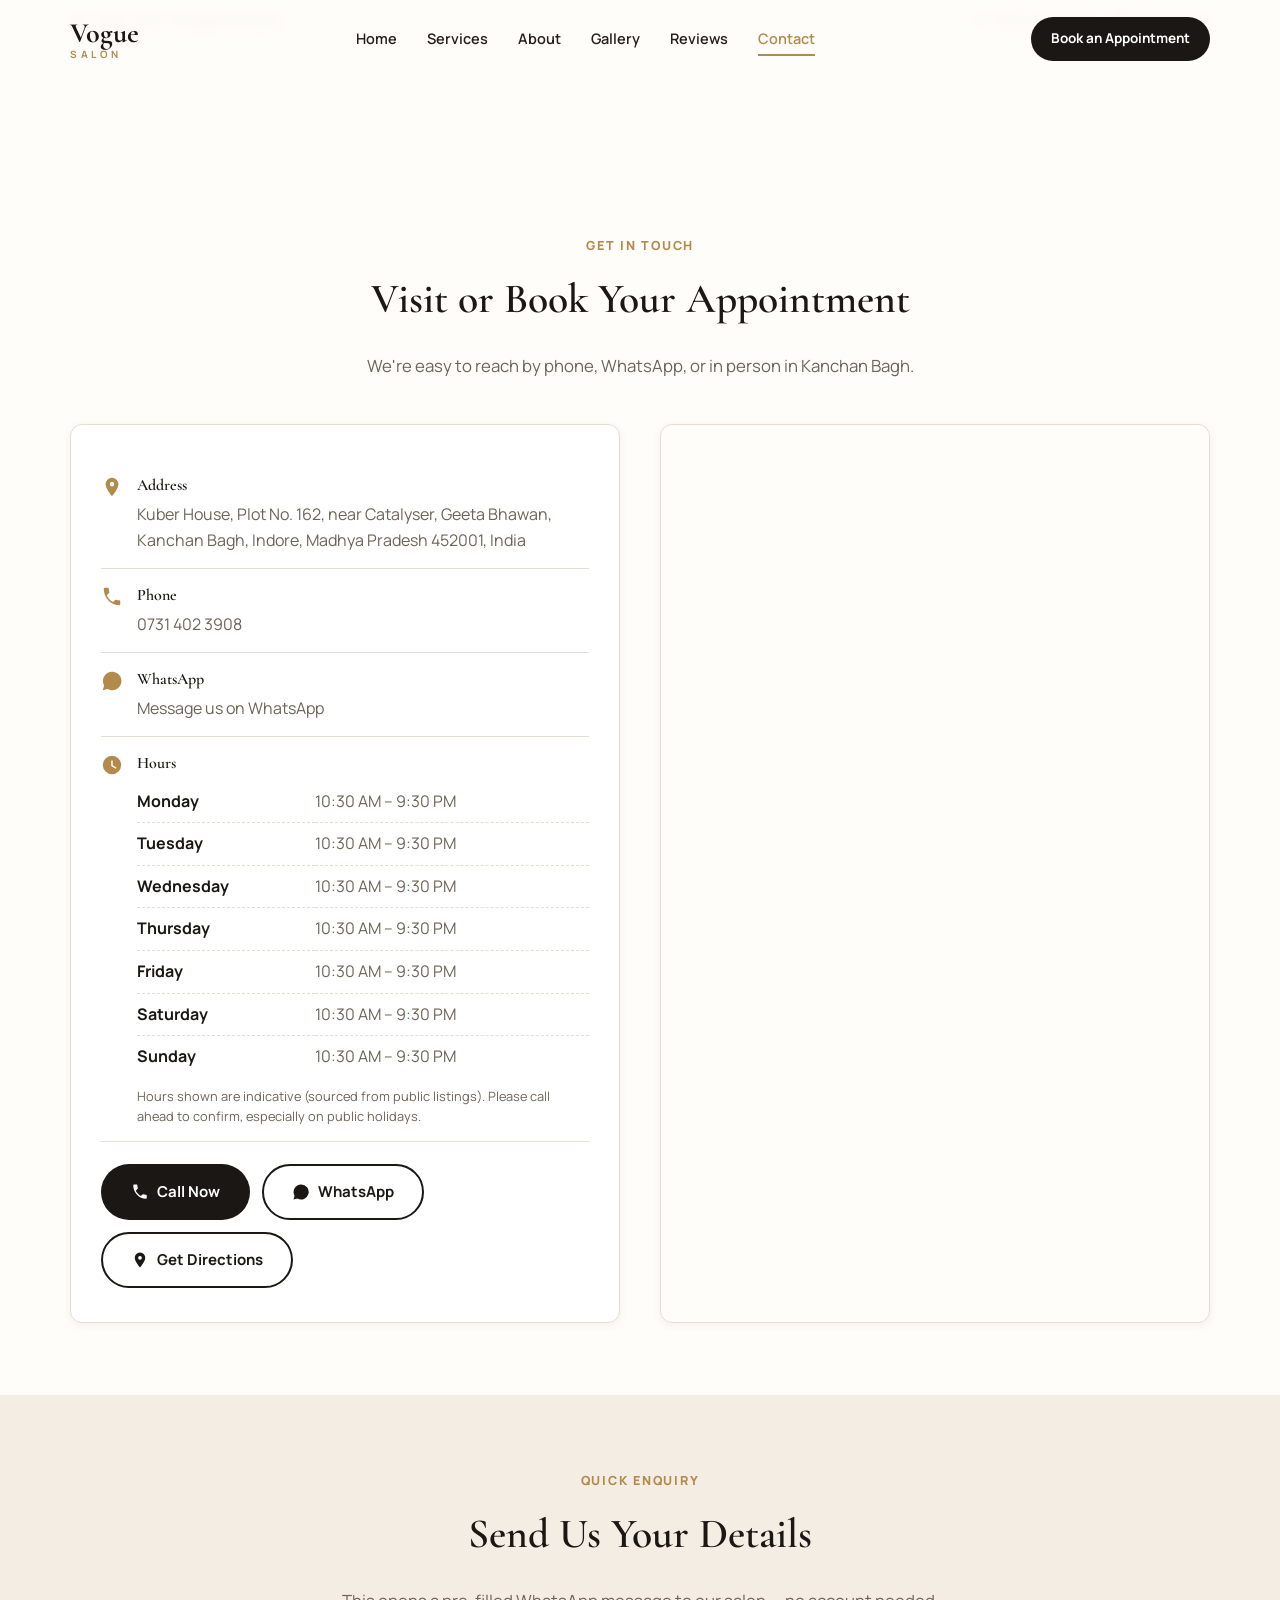
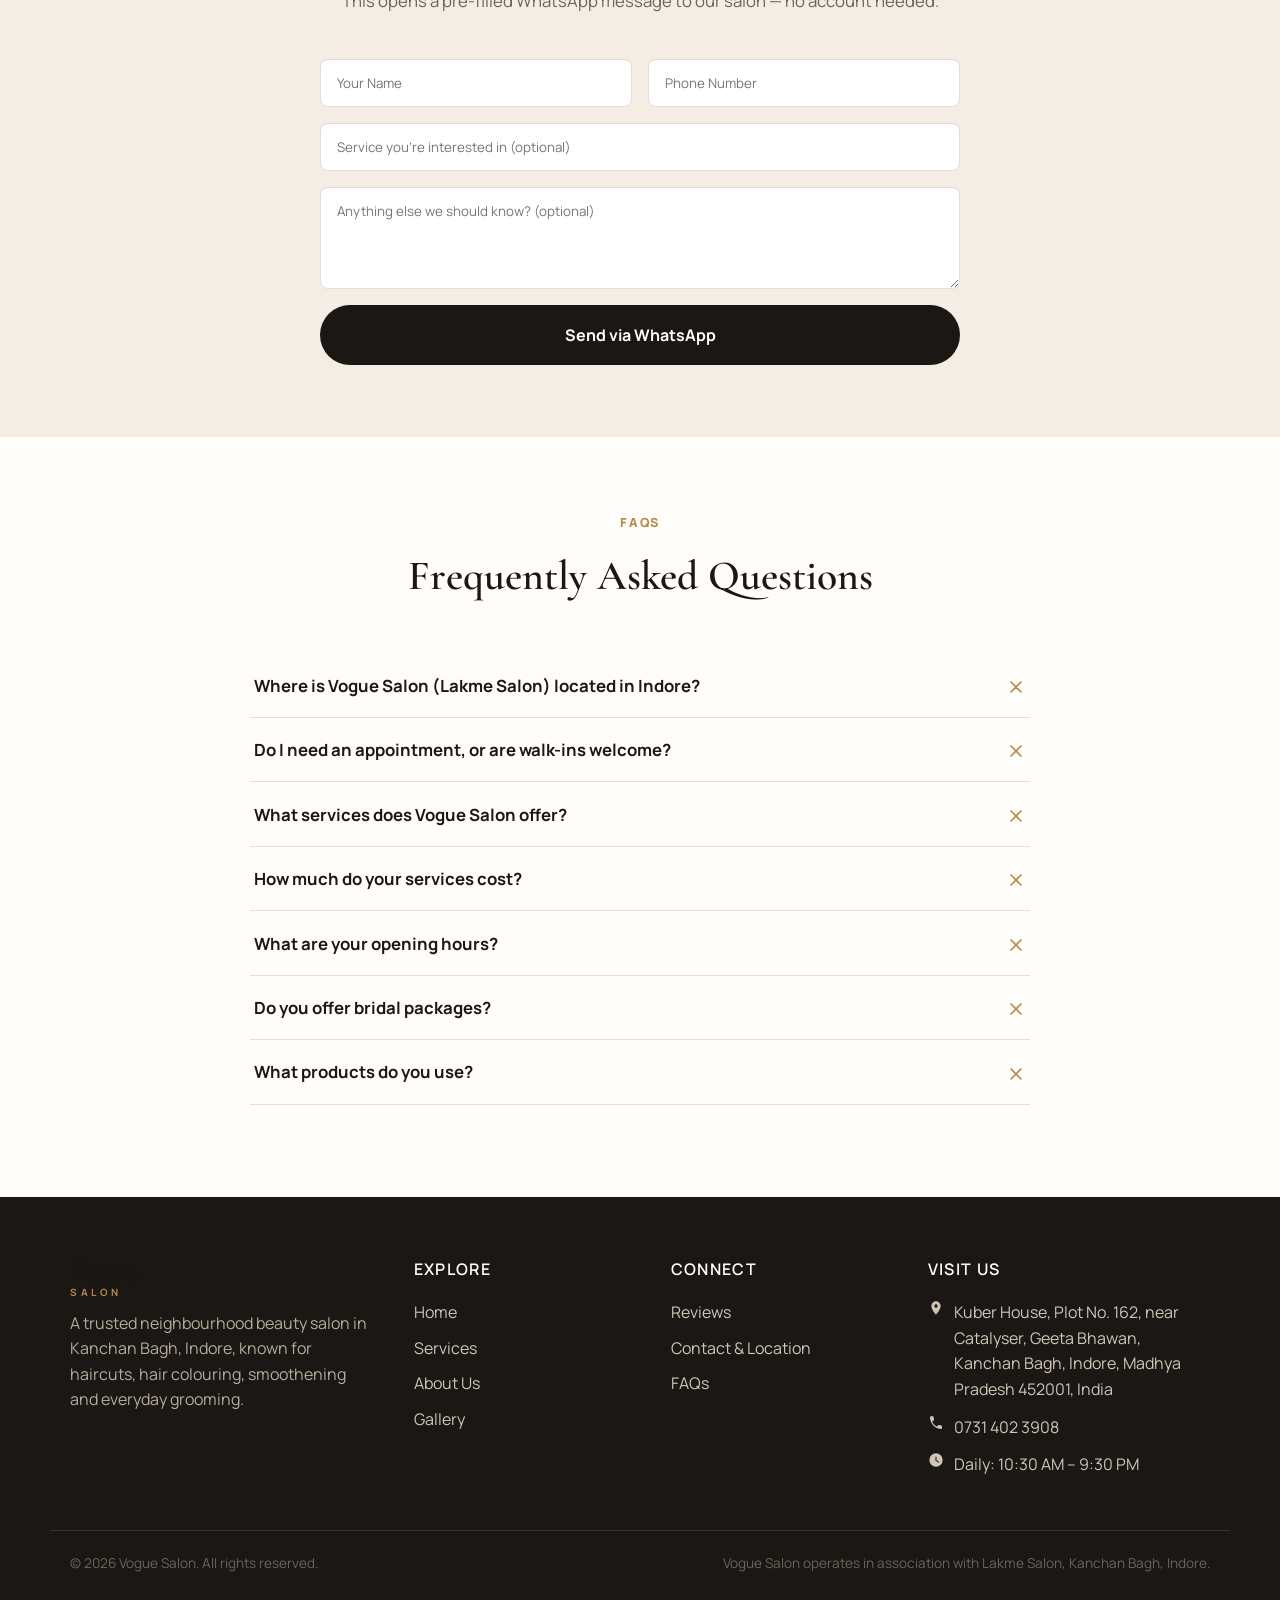
<file: contact.html>
<!DOCTYPE html>
<html lang="en">
<head>
  <meta charset="UTF-8" />
  <meta name="viewport" content="width=device-width, initial-scale=1" />
  <title>Contact & Location | Vogue Salon</title>
  <meta name="description" content="Contact Vogue Salon (Lakme Salon), Kanchan Bagh, Indore — address, phone, WhatsApp, opening hours and map." />
  <link rel="icon" href="data:image/svg+xml,<svg xmlns=%22http://www.w3.org/2000/svg%22 viewBox=%220 0 100 100%22><text y=%22.9em%22 font-size=%2290%22>💇</text></svg>" />
  <link rel="stylesheet" href="css/theme.css" />
</head>
<body>
  <a class="skip-link" href="#main-content">Skip to content</a>
  <div id="announcement-bar"></div>
  <header id="site-header" class="site-header"></header>

  <main id="main-content">
    <section class="section">
      <div class="container">
        <div id="contact-heading"></div>
        <div class="location-section__grid">
          <div class="contact-info-card" id="contact-info"></div>
          <div class="map-embed" id="map-embed"></div>
        </div>
      </div>
    </section>

    <section class="section section--tinted">
      <div class="container">
        <div class="section-heading section-heading--center">
          <span class="section-heading__eyebrow">Quick Enquiry</span>
          <h2 class="section-heading__title">Send Us Your Details</h2>
          <p class="section-heading__subtitle">This opens a pre-filled WhatsApp message to our salon — no account needed.</p>
        </div>
        <form id="enquiry-form" style="max-width:640px;margin:0 auto;display:grid;gap:16px;">
          <div style="display:grid;grid-template-columns:1fr 1fr;gap:16px;">
            <input type="text" name="name" placeholder="Your Name" required style="padding:14px 16px;border:1.5px solid var(--color-border);border-radius:8px;font-family:inherit;" />
            <input type="tel" name="phone" placeholder="Phone Number" required style="padding:14px 16px;border:1.5px solid var(--color-border);border-radius:8px;font-family:inherit;" />
          </div>
          <input type="text" name="service" placeholder="Service you're interested in (optional)" style="padding:14px 16px;border:1.5px solid var(--color-border);border-radius:8px;font-family:inherit;" />
          <textarea name="message" rows="4" placeholder="Anything else we should know? (optional)" style="padding:14px 16px;border:1.5px solid var(--color-border);border-radius:8px;font-family:inherit;resize:vertical;"></textarea>
          <button type="submit" class="btn btn--primary btn--lg">Send via WhatsApp</button>
        </form>
      </div>
    </section>

    <section class="section" id="faq">
      <div class="container">
        <div id="faq-heading"></div>
        <div class="faq-list" id="faq-list"></div>
      </div>
    </section>
  </main>

  <footer id="site-footer" class="site-footer"></footer>
  <nav id="mobile-bottom-bar" class="mobile-bottom-bar"></nav>

  <script type="module" src="js/contact.js"></script>
  <script src="https://neuraldesk-api.duckdns.org/widget.js?botId=a212c356-4550-4b33-b47c-e7421ee1fa1b" defer></script>
</body>
</html>
</file>
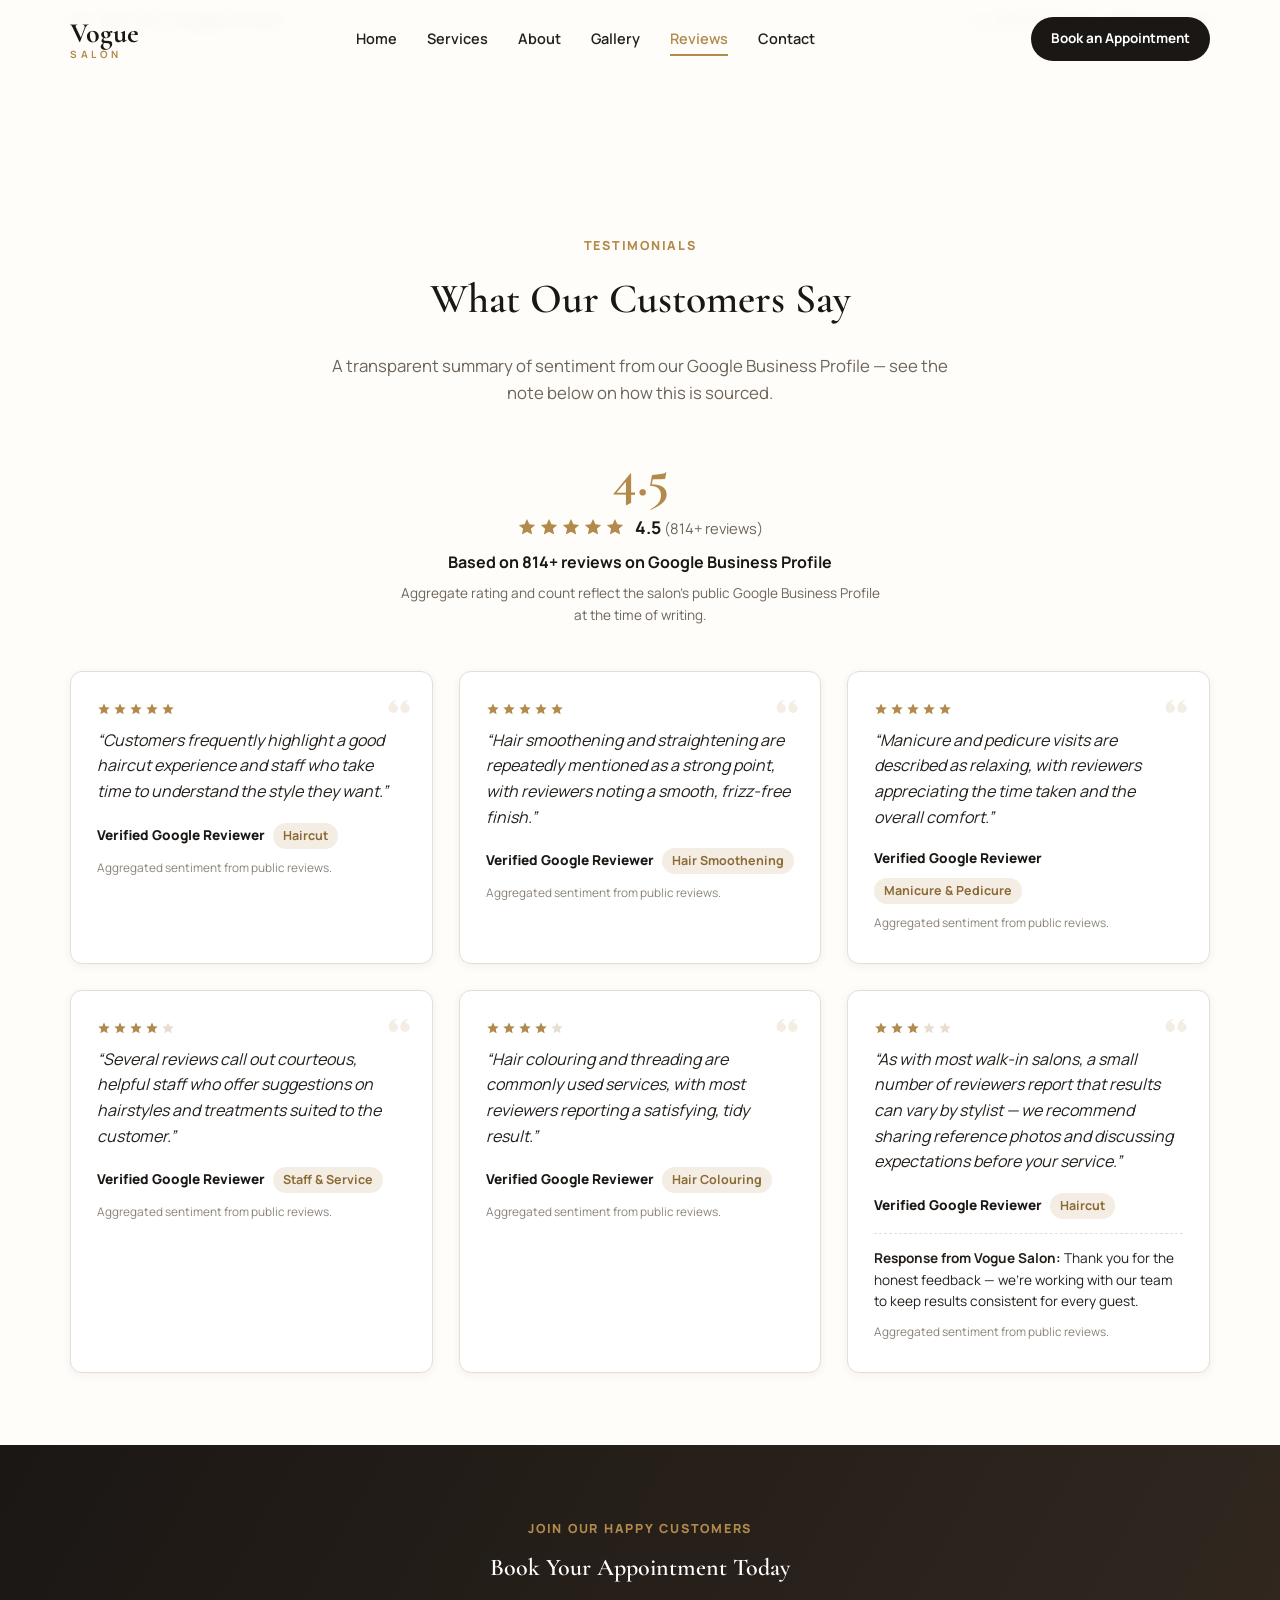
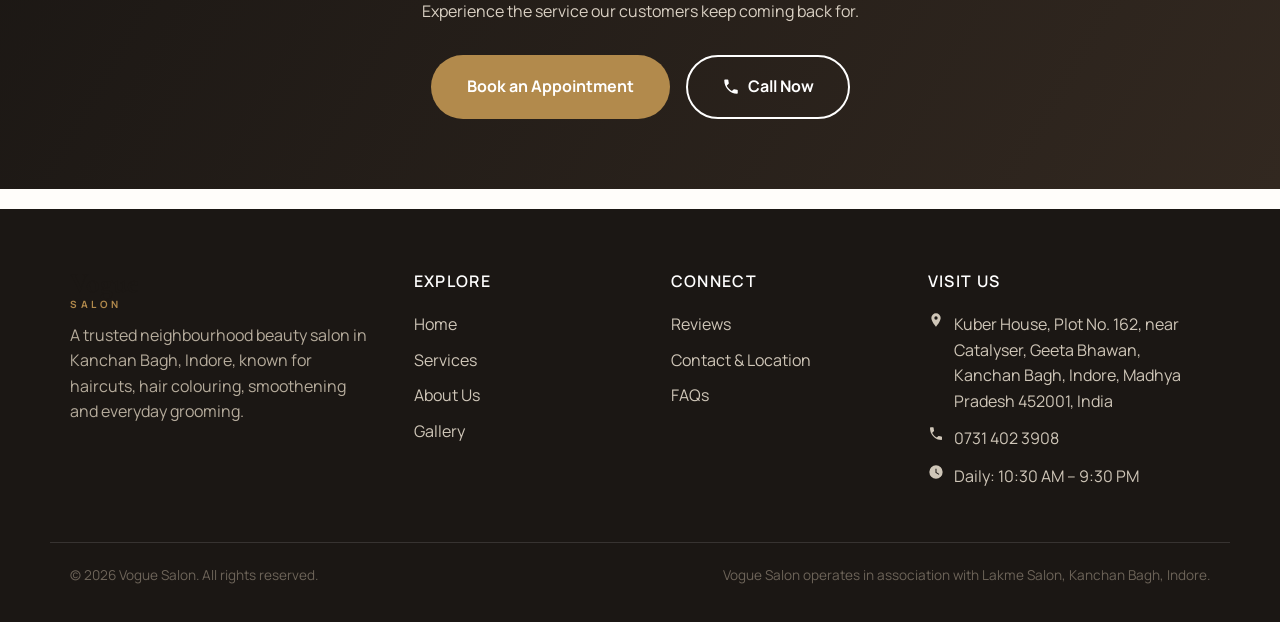
<file: reviews.html>
<!DOCTYPE html>
<html lang="en">
<head>
  <meta charset="UTF-8" />
  <meta name="viewport" content="width=device-width, initial-scale=1" />
  <title>Reviews | Vogue Salon</title>
  <meta name="description" content="Customer reviews and ratings for Vogue Salon (Lakme Salon), Kanchan Bagh, Indore." />
  <link rel="icon" href="data:image/svg+xml,<svg xmlns=%22http://www.w3.org/2000/svg%22 viewBox=%220 0 100 100%22><text y=%22.9em%22 font-size=%2290%22>💇</text></svg>" />
  <link rel="stylesheet" href="css/theme.css" />
</head>
<body>
  <a class="skip-link" href="#main-content">Skip to content</a>
  <div id="announcement-bar"></div>
  <header id="site-header" class="site-header"></header>

  <main id="main-content">
    <section class="section">
      <div class="container">
        <div id="reviews-heading"></div>
        <div id="review-summary" class="review-summary"></div>
        <div class="reviews-section__grid" id="reviews-grid"></div>
      </div>
    </section>

    <div id="cta-section"></div>
  </main>

  <footer id="site-footer" class="site-footer"></footer>
  <nav id="mobile-bottom-bar" class="mobile-bottom-bar"></nav>

  <script type="module" src="js/reviews.js"></script>
  <script src="https://neuraldesk-api.duckdns.org/widget.js?botId=a212c356-4550-4b33-b47c-e7421ee1fa1b" defer></script>
</body>
</html>
</file>
<file: css/theme.css>
/* ==========================================================================
   theme.css — Vogue Salon
   Design tokens live at the top as CSS custom properties. Change them
   here (and mirror in data/siteConfig.js `theme`) to re-skin the site.
   ========================================================================== */

@import url('https://fonts.googleapis.com/css2?family=Cormorant+Garamond:wght@500;600;700&family=Manrope:wght@400;500;600;700;800&display=swap');

:root {
  --color-primary: #1b1714;
  --color-secondary: #f4ede3;
  --color-accent: #b28a4c;
  --color-accent-dark: #8a6a35;
  --color-background: #fffdfa;
  --color-surface: #ffffff;
  --color-text: #241f1b;
  --color-text-muted: #6d6459;
  --color-border: #e7ded1;
  --color-success: #3f7a4e;

  --font-heading: 'Cormorant Garamond', 'Playfair Display', serif;
  --font-body: 'Manrope', 'Segoe UI', sans-serif;

  --container-width: 1180px;
  --radius-sm: 6px;
  --radius-md: 12px;
  --radius-lg: 22px;
  --shadow-sm: 0 2px 10px rgba(27, 23, 20, 0.06);
  --shadow-md: 0 10px 30px rgba(27, 23, 20, 0.10);
  --shadow-lg: 0 20px 50px rgba(27, 23, 20, 0.16);
  --header-height: 78px;
  --mobile-bar-height: 64px;
}

/* ---------- Reset / base ---------- */
*, *::before, *::after { box-sizing: border-box; }
html { scroll-behavior: smooth; }
body {
  margin: 0;
  font-family: var(--font-body);
  color: var(--color-text);
  background: var(--color-background);
  line-height: 1.6;
  -webkit-font-smoothing: antialiased;
}
body.no-scroll { overflow: hidden; }
img { max-width: 100%; display: block; }
a { color: inherit; text-decoration: none; }
ul { list-style: none; margin: 0; padding: 0; }
h1, h2, h3, h4 { font-family: var(--font-heading); font-weight: 600; margin: 0 0 .5em; color: var(--color-primary); }
p { margin: 0 0 1em; color: var(--color-text-muted); }
button { font-family: inherit; cursor: pointer; }
.container { max-width: var(--container-width); margin: 0 auto; padding: 0 20px; }
.section { padding: 72px 0; }
.section--tinted { background: var(--color-secondary); }
main { display: block; padding-top: calc(var(--header-height) + 40px); padding-bottom: 20px; }
@media (max-width: 768px) { main { padding-bottom: calc(var(--mobile-bar-height) + 20px); } .section { padding: 48px 0; } }

/* ---------- Buttons ---------- */
.btn {
  display: inline-flex; align-items: center; justify-content: center; gap: 8px;
  font-weight: 700; border-radius: 999px; border: 2px solid transparent;
  padding: 14px 28px; font-size: 15px; transition: all .2s ease; white-space: nowrap;
}
.btn--sm { padding: 9px 18px; font-size: 13.5px; }
.btn--lg { padding: 17px 34px; font-size: 16px; }
.btn--full { width: 100%; }
.btn--primary { background: var(--color-primary); color: #fff; }
.btn--primary:hover { background: var(--color-accent-dark); }
.btn--secondary { background: var(--color-accent); color: #fff; }
.btn--secondary:hover { background: var(--color-accent-dark); }
.btn--outline { background: transparent; border-color: var(--color-primary); color: var(--color-primary); }
.btn--outline:hover { background: var(--color-primary); color: #fff; }
.btn--ghost { background: transparent; color: var(--color-primary); border-color: transparent; padding-left: 4px; padding-right: 4px; }

/* ---------- Icons / rating ---------- */
.icon { vertical-align: middle; flex-shrink: 0; }
.rating-badge { display: inline-flex; align-items: center; gap: 10px; flex-wrap: wrap; }
.rating-badge__stars { display: inline-flex; gap: 2px; color: var(--color-accent); }
.rating-badge__stars .is-empty { color: var(--color-border); }
.rating-badge__text strong { font-size: 1.1em; color: var(--color-primary); }
.rating-badge__count, .rating-badge__source { color: var(--color-text-muted); font-size: .92em; }

/* ---------- Announcement bar ---------- */
.announcement-bar { background: var(--color-primary); color: #f4ede3; font-size: 13px; }
.announcement-bar__inner { display: flex; align-items: center; justify-content: space-between; padding: 8px 20px; gap: 12px; flex-wrap: wrap; }
.announcement-bar__rating, .announcement-bar__link { display: inline-flex; align-items: center; gap: 6px; }
.announcement-bar__links { display: flex; gap: 18px; }
.announcement-bar__link:hover { color: var(--color-accent); }

/* ---------- Header ---------- */
.site-header { position: fixed; top: 0; left: 0; right: 0; z-index: 100; background: rgba(255,253,250,.92); backdrop-filter: blur(8px); border-bottom: 1px solid transparent; transition: box-shadow .2s, border-color .2s; }
.site-header.is-scrolled { box-shadow: var(--shadow-sm); border-color: var(--color-border); }
.site-header__inner { height: var(--header-height); display: flex; align-items: center; justify-content: space-between; gap: 20px; }
.brand__logo-text { font-family: var(--font-heading); font-size: 28px; font-weight: 700; color: var(--color-primary); display: inline-flex; flex-direction: column; line-height: 1; }
.brand__logo-sub { font-family: var(--font-body); font-size: 10px; letter-spacing: .35em; font-weight: 700; color: var(--color-accent); margin-top: 2px; }
.main-nav--desktop ul { display: flex; gap: 30px; }
.main-nav--desktop a { font-weight: 600; font-size: 14.5px; padding: 6px 0; border-bottom: 2px solid transparent; }
.main-nav--desktop a:hover, .main-nav--desktop a.is-active { color: var(--color-accent); border-color: var(--color-accent); }
.site-header__actions { display: flex; align-items: center; gap: 14px; }
.header-icon-link { display: none; }
.hamburger { display: none; background: none; border: none; color: var(--color-primary); padding: 4px; }
@media (max-width: 900px) {
  .main-nav--desktop { display: none; }
  .header-cta { display: none; }
  .hamburger { display: inline-flex; }
  .header-icon-link { display: inline-flex; color: var(--color-primary); }
}
.mobile-nav { position: fixed; inset: var(--header-height) 0 0 0; background: var(--color-background); transform: translateY(-8px); opacity: 0; pointer-events: none; transition: all .25s ease; z-index: 99; overflow-y: auto; padding: 24px 20px 40px; }
.mobile-nav.is-open { opacity: 1; transform: translateY(0); pointer-events: auto; }
.mobile-nav ul { display: flex; flex-direction: column; gap: 4px; margin-bottom: 24px; }
.mobile-nav a { display: block; padding: 14px 6px; font-size: 18px; font-weight: 600; border-bottom: 1px solid var(--color-border); }
.mobile-nav a.is-active { color: var(--color-accent); }
.mobile-nav__actions { display: flex; flex-direction: column; gap: 12px; }

/* ---------- Hero ---------- */
.hero { position: relative; min-height: 640px; display: flex; align-items: center; color: #fff; overflow: hidden; }
.hero__media { position: absolute; inset: 0; }
.hero__media img { width: 100%; height: 100%; object-fit: cover; }
.hero__scrim { position: absolute; inset: 0; background: linear-gradient(100deg, rgba(20,16,13,.92) 15%, rgba(20,16,13,.55) 60%, rgba(20,16,13,.25) 100%); }
.hero__content { position: relative; z-index: 1; max-width: 680px; padding: 100px 20px 60px; }
.hero__eyebrow { display: inline-block; letter-spacing: .12em; text-transform: uppercase; font-size: 13px; font-weight: 700; color: var(--color-accent); margin-bottom: 14px; }
.hero__title { font-size: clamp(2.4rem, 5vw, 3.6rem); color: #fff; margin-bottom: 8px; }
.hero__title-alt { font-size: .5em; color: #e6dcca; font-weight: 500; }
.hero__tagline { font-family: var(--font-heading); font-size: 1.4rem; font-style: italic; color: var(--color-accent); margin-bottom: 14px; }
.hero__description { color: #e8e1d6; max-width: 520px; }
.hero__rating { margin-bottom: 26px; }
.hero__rating .rating-badge__text strong, .hero__rating .rating-badge__count, .hero__rating .rating-badge__source { color: #f4ede3; }
.hero__actions { display: flex; gap: 16px; flex-wrap: wrap; margin-bottom: 30px; }
.hero__meta { display: flex; gap: 26px; flex-wrap: wrap; font-size: 14px; color: #d9d0c3; }
.hero__meta span { display: inline-flex; align-items: center; gap: 8px; }
@media (max-width: 600px) { .hero { min-height: 560px; } .hero__content { padding-top: 70px; } .hero__actions .btn { flex: 1 1 auto; } }

/* ---------- Section heading ---------- */
.section-heading { max-width: 640px; margin-bottom: 44px; }
.section-heading--center { margin-left: auto; margin-right: auto; text-align: center; }
.section-heading__eyebrow { display: inline-block; text-transform: uppercase; letter-spacing: .14em; font-size: 12.5px; font-weight: 800; color: var(--color-accent); margin-bottom: 10px; }
.section-heading__title { font-size: clamp(1.8rem, 3.4vw, 2.6rem); }
.section-heading__subtitle { color: var(--color-text-muted); font-size: 1.05rem; }

/* ---------- Introduction ---------- */
.introduction__grid { display: grid; grid-template-columns: .9fr 1.1fr; gap: 60px; align-items: center; }
.introduction__media img { border-radius: var(--radius-lg); box-shadow: var(--shadow-md); }
.introduction__points { margin: 20px 0 28px; }
.introduction__points li { padding: 10px 0 10px 26px; position: relative; color: var(--color-text-muted); border-bottom: 1px dashed var(--color-border); }
.introduction__points li:last-child { border-bottom: none; }
.introduction__points li::before { content: "✓"; position: absolute; left: 0; color: var(--color-accent); font-weight: 800; }
.introduction__points strong { color: var(--color-primary); }
@media (max-width: 860px) { .introduction__grid { grid-template-columns: 1fr; gap: 32px; } }

/* ---------- Why choose us / feature cards ---------- */
.why-choose-us__grid { display: grid; grid-template-columns: repeat(4, 1fr); gap: 24px; }
.feature-card { background: var(--color-surface); border: 1px solid var(--color-border); border-radius: var(--radius-md); padding: 30px 24px; text-align: center; transition: transform .2s, box-shadow .2s; }
.feature-card:hover { transform: translateY(-4px); box-shadow: var(--shadow-md); }
.feature-card__icon { display: inline-flex; align-items: center; justify-content: center; width: 56px; height: 56px; border-radius: 50%; background: var(--color-secondary); color: var(--color-accent-dark); margin-bottom: 16px; }
.feature-card h3 { font-size: 1.15rem; }
.feature-card p { font-size: .95rem; margin: 0; }
@media (max-width: 900px) { .why-choose-us__grid { grid-template-columns: 1fr 1fr; } }
@media (max-width: 520px) { .why-choose-us__grid { grid-template-columns: 1fr; } }

/* ---------- Stats strip ---------- */
.stats-strip { background: var(--color-primary); color: #fff; padding: 44px 0; }
.stats-strip__grid { display: grid; grid-template-columns: repeat(4, 1fr); gap: 24px; text-align: center; }
.stats-strip__value { display: block; font-family: var(--font-heading); font-size: 2.4rem; color: var(--color-accent); font-weight: 700; }
.stats-strip__label { display: block; font-weight: 700; margin-top: 4px; }
.stats-strip__sublabel { display: block; font-size: .85rem; color: #cfc6b8; margin-top: 2px; }
@media (max-width: 700px) { .stats-strip__grid { grid-template-columns: 1fr 1fr; row-gap: 32px; } }

/* ---------- Offers ---------- */
.offers__grid { display: grid; grid-template-columns: repeat(3, 1fr); gap: 26px; }
.offer-card { position: relative; background: var(--color-surface); border: 1px solid var(--color-border); border-radius: var(--radius-md); padding: 32px 26px; box-shadow: var(--shadow-sm); }
.offer-card__badge { position: absolute; top: -14px; left: 26px; background: var(--color-accent); color: #fff; font-size: 12px; font-weight: 800; padding: 6px 14px; border-radius: 999px; letter-spacing: .04em; }
.offer-card h3 { margin-top: 10px; font-size: 1.25rem; }
.offer-card__note { font-size: .85rem; font-style: italic; }
.offer-card__cta { display: inline-flex; align-items: center; gap: 6px; font-weight: 700; color: var(--color-accent-dark); border-bottom: 2px solid var(--color-accent); padding-bottom: 2px; }
@media (max-width: 900px) { .offers__grid { grid-template-columns: 1fr; } }

/* ---------- Style inspiration ---------- */
.style-inspiration__grid { display: grid; grid-template-columns: repeat(5, 1fr); gap: 14px; }
.style-inspiration__item { margin: 0; border-radius: var(--radius-md); overflow: hidden; aspect-ratio: 3/4; }
.style-inspiration__item img { width: 100%; height: 100%; object-fit: cover; transition: transform .4s; }
.style-inspiration__item:hover img { transform: scale(1.06); }
.style-inspiration__cta { text-align: center; margin-top: 36px; }
@media (max-width: 900px) { .style-inspiration__grid { grid-template-columns: repeat(3, 1fr); } }
@media (max-width: 560px) { .style-inspiration__grid { grid-template-columns: repeat(2, 1fr); } }

/* ---------- Category tabs ---------- */
.category-tabs { display: flex; flex-wrap: wrap; gap: 10px; justify-content: center; margin-bottom: 40px; }
.category-tabs__tab { background: var(--color-surface); border: 1.5px solid var(--color-border); border-radius: 999px; padding: 10px 20px; font-weight: 700; font-size: 14px; color: var(--color-text-muted); }
.category-tabs__tab.is-active, .category-tabs__tab:hover { background: var(--color-primary); border-color: var(--color-primary); color: #fff; }

/* ---------- Services ---------- */
.service-grid { display: grid; grid-template-columns: repeat(3, 1fr); gap: 26px; }
.service-card { background: var(--color-surface); border: 1px solid var(--color-border); border-radius: var(--radius-md); overflow: hidden; position: relative; box-shadow: var(--shadow-sm); transition: box-shadow .2s, transform .2s; display: flex; flex-direction: column; }
.service-card:hover { box-shadow: var(--shadow-md); transform: translateY(-3px); }
.service-card__image { aspect-ratio: 4/3; overflow: hidden; }
.service-card__image img { width: 100%; height: 100%; object-fit: cover; }
.service-card__badge { position: absolute; top: 14px; right: 14px; background: var(--color-accent); color: #fff; font-size: 11.5px; font-weight: 800; padding: 5px 12px; border-radius: 999px; z-index: 1; }
.service-card__body { padding: 22px 22px 24px; flex: 1; display: flex; flex-direction: column; }
.service-card__body h3 { font-size: 1.2rem; margin-bottom: 8px; }
.service-card__desc { font-size: .93rem; flex: 1; }
.service-card__meta { display: flex; justify-content: space-between; align-items: center; margin: 10px 0 16px; font-size: .88rem; }
.service-card__price { font-weight: 800; color: var(--color-accent-dark); }
.service-card__duration { color: var(--color-text-muted); }
.service-card__cta { display: inline-flex; align-items: center; gap: 6px; font-weight: 700; color: var(--color-primary); border-top: 1px solid var(--color-border); padding-top: 14px; }
.service-grid__empty { text-align: center; color: var(--color-text-muted); padding: 40px 0; }
@media (max-width: 940px) { .service-grid { grid-template-columns: 1fr 1fr; } }
@media (max-width: 600px) { .service-grid { grid-template-columns: 1fr; } }

/* ---------- Reviews ---------- */
.review-summary { text-align: center; max-width: 480px; margin: 0 auto 44px; display: flex; flex-direction: column; align-items: center; gap: 8px; }
.review-summary__value { font-family: var(--font-heading); font-size: 3.4rem; font-weight: 700; color: var(--color-accent); line-height: 1; }
.review-summary__source { font-weight: 700; color: var(--color-primary); margin: 0; }
.review-summary__note { font-size: .85rem; margin: 0; }
.reviews-section__grid { display: grid; grid-template-columns: repeat(3, 1fr); gap: 26px; }
.testimonial-card { position: relative; background: var(--color-surface); border: 1px solid var(--color-border); border-radius: var(--radius-md); padding: 30px 26px; box-shadow: var(--shadow-sm); }
.testimonial-card__quote-icon { color: var(--color-secondary); position: absolute; top: 20px; right: 20px; }
.testimonial-card__stars { display: flex; gap: 2px; color: var(--color-accent); margin-bottom: 12px; }
.testimonial-card__stars .is-empty { color: var(--color-border); }
.testimonial-card__text { color: var(--color-text); font-style: italic; margin-bottom: 18px; }
.testimonial-card__footer { display: flex; flex-wrap: wrap; gap: 8px; align-items: center; font-size: .85rem; }
.testimonial-card__name { font-weight: 800; color: var(--color-primary); }
.testimonial-card__tag { background: var(--color-secondary); color: var(--color-accent-dark); padding: 3px 10px; border-radius: 999px; font-weight: 700; font-size: .78rem; }
.testimonial-card__response { margin-top: 14px; padding-top: 14px; border-top: 1px dashed var(--color-border); font-size: .85rem; }
.testimonial-card__disclaimer { font-size: .74rem; color: var(--color-text-muted); margin: 10px 0 0; opacity: .8; }
@media (max-width: 940px) { .reviews-section__grid { grid-template-columns: 1fr 1fr; } }
@media (max-width: 600px) { .reviews-section__grid { grid-template-columns: 1fr; } }

/* ---------- Gallery ---------- */
.gallery-filter { display: flex; flex-wrap: wrap; gap: 10px; justify-content: center; margin-bottom: 36px; }
.gallery-filter__pill { background: var(--color-surface); border: 1.5px solid var(--color-border); border-radius: 999px; padding: 9px 18px; font-weight: 700; font-size: 13.5px; color: var(--color-text-muted); }
.gallery-filter__pill.is-active, .gallery-filter__pill:hover { background: var(--color-primary); border-color: var(--color-primary); color: #fff; }
.gallery-grid { column-count: 4; column-gap: 16px; }
.gallery-grid__item { break-inside: avoid; margin-bottom: 16px; border-radius: var(--radius-md); overflow: hidden; position: relative; cursor: zoom-in; }
.gallery-grid__item img { width: 100%; display: block; transition: transform .4s; }
.gallery-grid__item:hover img { transform: scale(1.05); }
@media (max-width: 1000px) { .gallery-grid { column-count: 3; } }
@media (max-width: 700px) { .gallery-grid { column-count: 2; } }
.lightbox { position: fixed; inset: 0; background: rgba(15,12,10,.92); display: none; align-items: center; justify-content: center; z-index: 200; padding: 24px; }
.lightbox.is-open { display: flex; }
.lightbox img { max-width: 100%; max-height: 88vh; border-radius: var(--radius-sm); }
.lightbox__close { position: absolute; top: 20px; right: 24px; background: none; border: none; color: #fff; }

/* ---------- Team ---------- */
.team-grid { display: grid; grid-template-columns: repeat(3, 1fr); gap: 26px; }
.team-card { background: var(--color-surface); border-radius: var(--radius-md); overflow: hidden; border: 1px solid var(--color-border); box-shadow: var(--shadow-sm); }
.team-card__image { aspect-ratio: 4/3; overflow: hidden; }
.team-card__image img { width: 100%; height: 100%; object-fit: cover; }
.team-card__body { padding: 20px 22px 24px; }
.team-card__focus { color: var(--color-accent-dark); font-weight: 700; font-size: .85rem; margin-bottom: 8px; display: block; }
@media (max-width: 940px) { .team-grid { grid-template-columns: 1fr 1fr; } }
@media (max-width: 600px) { .team-grid { grid-template-columns: 1fr; } }

/* ---------- FAQ ---------- */
.faq-list { max-width: 780px; margin: 0 auto; }
.faq-item { border-bottom: 1px solid var(--color-border); }
.faq-item__question { width: 100%; text-align: left; background: none; border: none; padding: 20px 4px; display: flex; justify-content: space-between; align-items: center; font-weight: 700; font-size: 1.05rem; color: var(--color-primary); gap: 16px; }
.faq-item__icon { flex-shrink: 0; transition: transform .2s; color: var(--color-accent); }
.faq-item.is-open .faq-item__icon { transform: rotate(45deg); }
.faq-item__answer { max-height: 0; overflow: hidden; transition: max-height .25s ease; }
.faq-item.is-open .faq-item__answer { max-height: 300px; }
.faq-item__answer p { padding: 0 4px 20px; margin: 0; }

/* ---------- CTA section ---------- */
.cta-section { background: linear-gradient(120deg, var(--color-primary), #322820); color: #fff; text-align: center; padding: 70px 0; }
.cta-section h2 { color: #fff; }
.cta-section p { color: #d9d0c3; max-width: 560px; margin: 0 auto 30px; }
.cta-section__actions { display: flex; justify-content: center; gap: 16px; flex-wrap: wrap; }

/* ---------- Location / contact ---------- */
.location-section__grid { display: grid; grid-template-columns: 1fr 1fr; gap: 40px; align-items: stretch; }
.contact-info-card { background: var(--color-surface); border: 1px solid var(--color-border); border-radius: var(--radius-md); padding: 34px 30px; box-shadow: var(--shadow-sm); }
.contact-info-card__row { display: flex; gap: 14px; padding: 14px 0; border-bottom: 1px solid var(--color-border); }
.contact-info-card__row:last-child { border-bottom: none; }
.contact-info-card__row .icon { color: var(--color-accent); margin-top: 3px; }
.contact-info-card__row h4 { margin: 0 0 4px; font-size: 1rem; }
.contact-info-card__row p, .contact-info-card__row a { margin: 0; color: var(--color-text-muted); }
.contact-info-card__actions { display: flex; gap: 12px; flex-wrap: wrap; margin-top: 22px; }
.map-embed { border-radius: var(--radius-md); overflow: hidden; border: 1px solid var(--color-border); min-height: 320px; box-shadow: var(--shadow-sm); }
.map-embed iframe { width: 100%; height: 100%; min-height: 320px; border: 0; display: block; }
@media (max-width: 860px) { .location-section__grid { grid-template-columns: 1fr; } }

/* ---------- Hours table ---------- */
.hours-table { width: 100%; border-collapse: collapse; }
.hours-table td { padding: 8px 0; border-bottom: 1px dashed var(--color-border); color: var(--color-text-muted); }
.hours-table td:first-child { font-weight: 700; color: var(--color-primary); }
.hours-table tr:last-child td { border-bottom: none; }

/* ---------- Footer ---------- */
.site-footer { background: var(--color-primary); color: #cfc6b8; padding: 60px 0 0; }
.site-footer h3 { color: #fff; font-size: 1rem; font-family: var(--font-body); text-transform: uppercase; letter-spacing: .08em; margin-bottom: 18px; }
.site-footer__grid { display: grid; grid-template-columns: 1.4fr 1fr 1fr 1.3fr; gap: 40px; padding-bottom: 40px; }
.site-footer__brand p { color: #b6ac9c; margin-top: 14px; }
.site-footer__social { display: flex; gap: 14px; margin-top: 16px; }
.site-footer__social a { color: #cfc6b8; }
.site-footer__social a:hover { color: var(--color-accent); }
.site-footer__col ul { display: flex; flex-direction: column; gap: 10px; }
.site-footer__col a:hover { color: var(--color-accent); }
.site-footer__contact p, .site-footer__contact a { display: flex; align-items: flex-start; gap: 10px; color: #cfc6b8; margin-bottom: 12px; }
.site-footer__link:hover { color: var(--color-accent); }
.site-footer__bottom { border-top: 1px solid rgba(255,255,255,.12); padding: 22px 20px; display: flex; justify-content: space-between; flex-wrap: wrap; gap: 8px; font-size: .85rem; }
@media (max-width: 900px) { .site-footer__grid { grid-template-columns: 1fr 1fr; } }
@media (max-width: 560px) { .site-footer__grid { grid-template-columns: 1fr; } .site-footer__bottom { flex-direction: column; text-align: center; } }

/* ---------- Mobile bottom bar ---------- */
.mobile-bottom-bar { display: none; }
@media (max-width: 768px) {
  .mobile-bottom-bar {
    position: fixed; bottom: 0; left: 0; right: 0; z-index: 90;
    display: grid; grid-template-columns: repeat(4, 1fr);
    background: var(--color-surface); border-top: 1px solid var(--color-border);
    box-shadow: 0 -4px 16px rgba(0,0,0,.08); height: var(--mobile-bar-height);
  }
  .mobile-bottom-bar__item { display: flex; flex-direction: column; align-items: center; justify-content: center; gap: 3px; font-size: 11px; font-weight: 700; color: var(--color-text-muted); }
  .mobile-bottom-bar__item--primary { background: var(--color-primary); color: #fff; }
}

/* ---------- About page extras ---------- */
.about-hero { text-align: center; max-width: 760px; margin: 0 auto 50px; }
.value-grid { display: grid; grid-template-columns: repeat(2, 1fr); gap: 20px; }
.value-card { background: var(--color-surface); border: 1px solid var(--color-border); border-radius: var(--radius-md); padding: 26px; }
.value-card h3 { font-size: 1.1rem; }
@media (max-width: 700px) { .value-grid { grid-template-columns: 1fr; } }

/* ---------- Utility ---------- */
.text-center { text-align: center; }
.mt-lg { margin-top: 40px; }
.skip-link { position: absolute; left: -9999px; top: 0; background: #fff; color: #000; padding: 10px 16px; z-index: 999; }
.skip-link:focus { left: 12px; top: 12px; }
</file>
